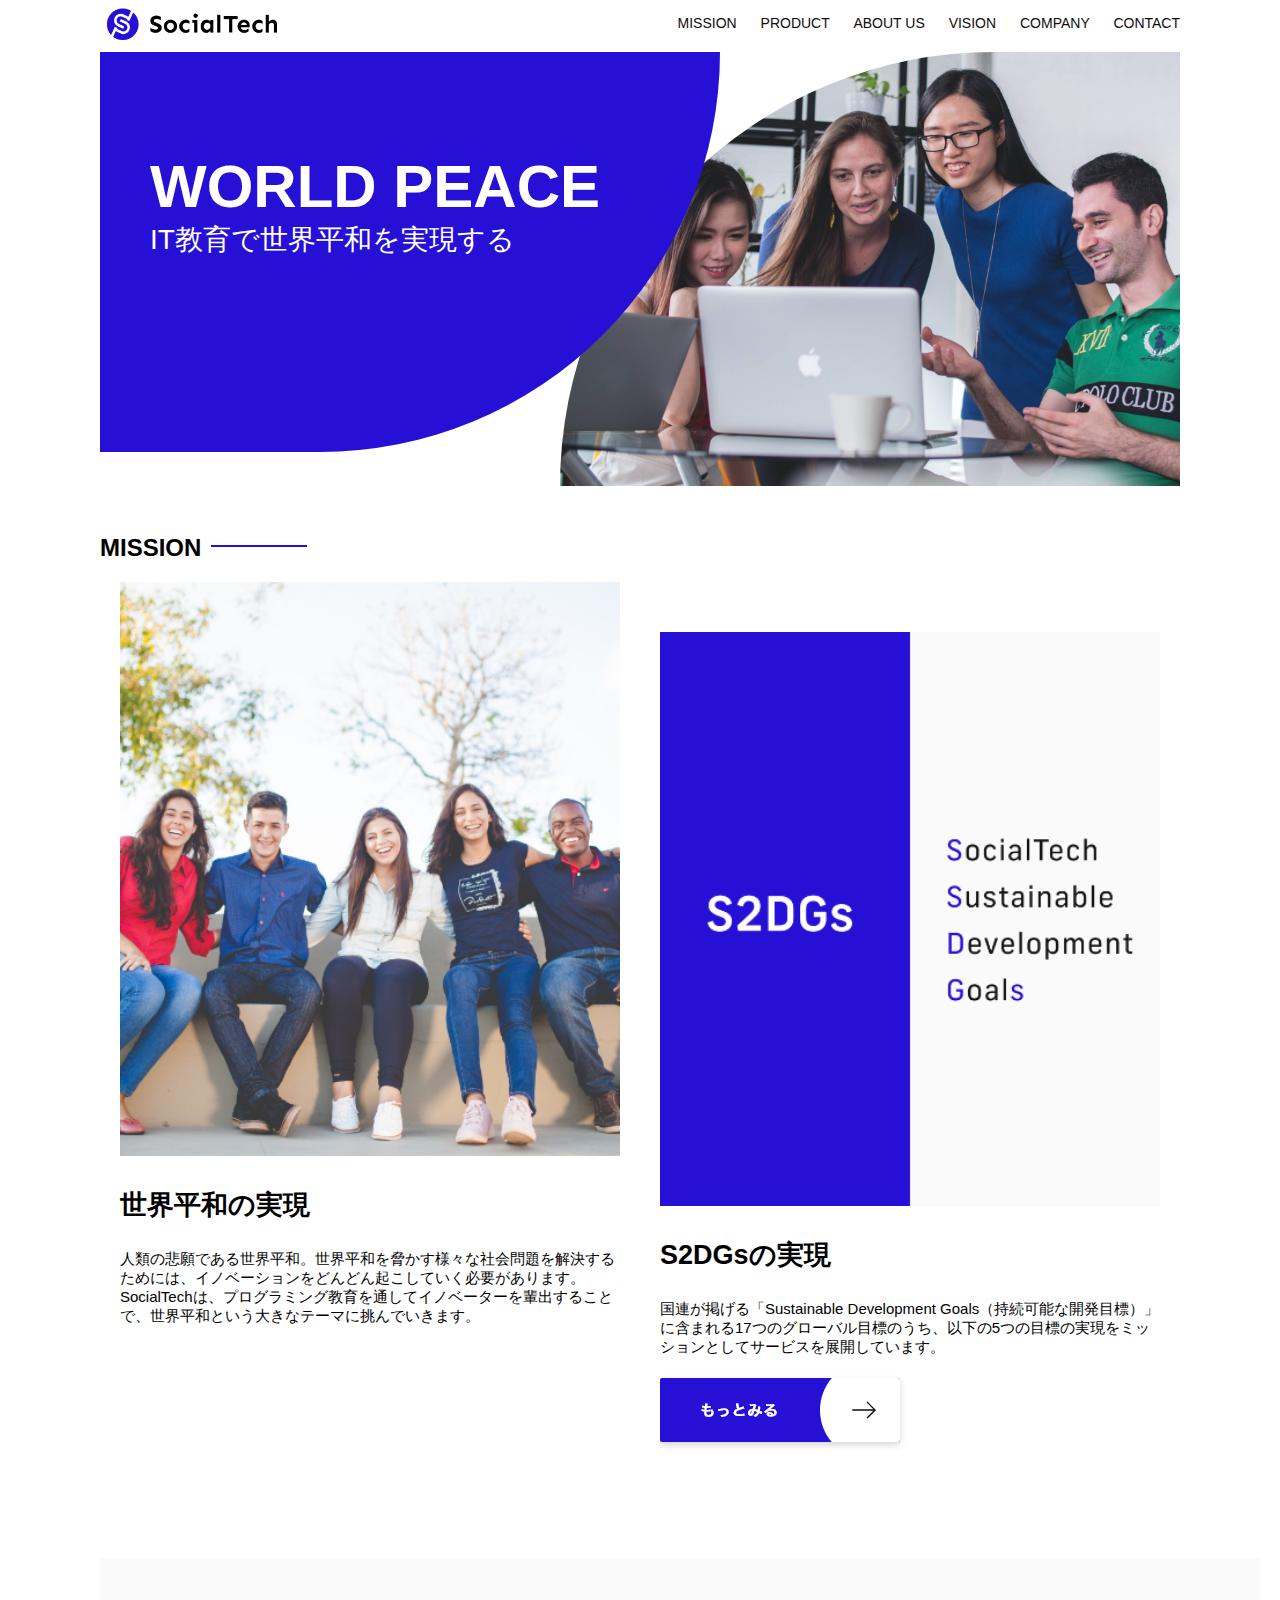
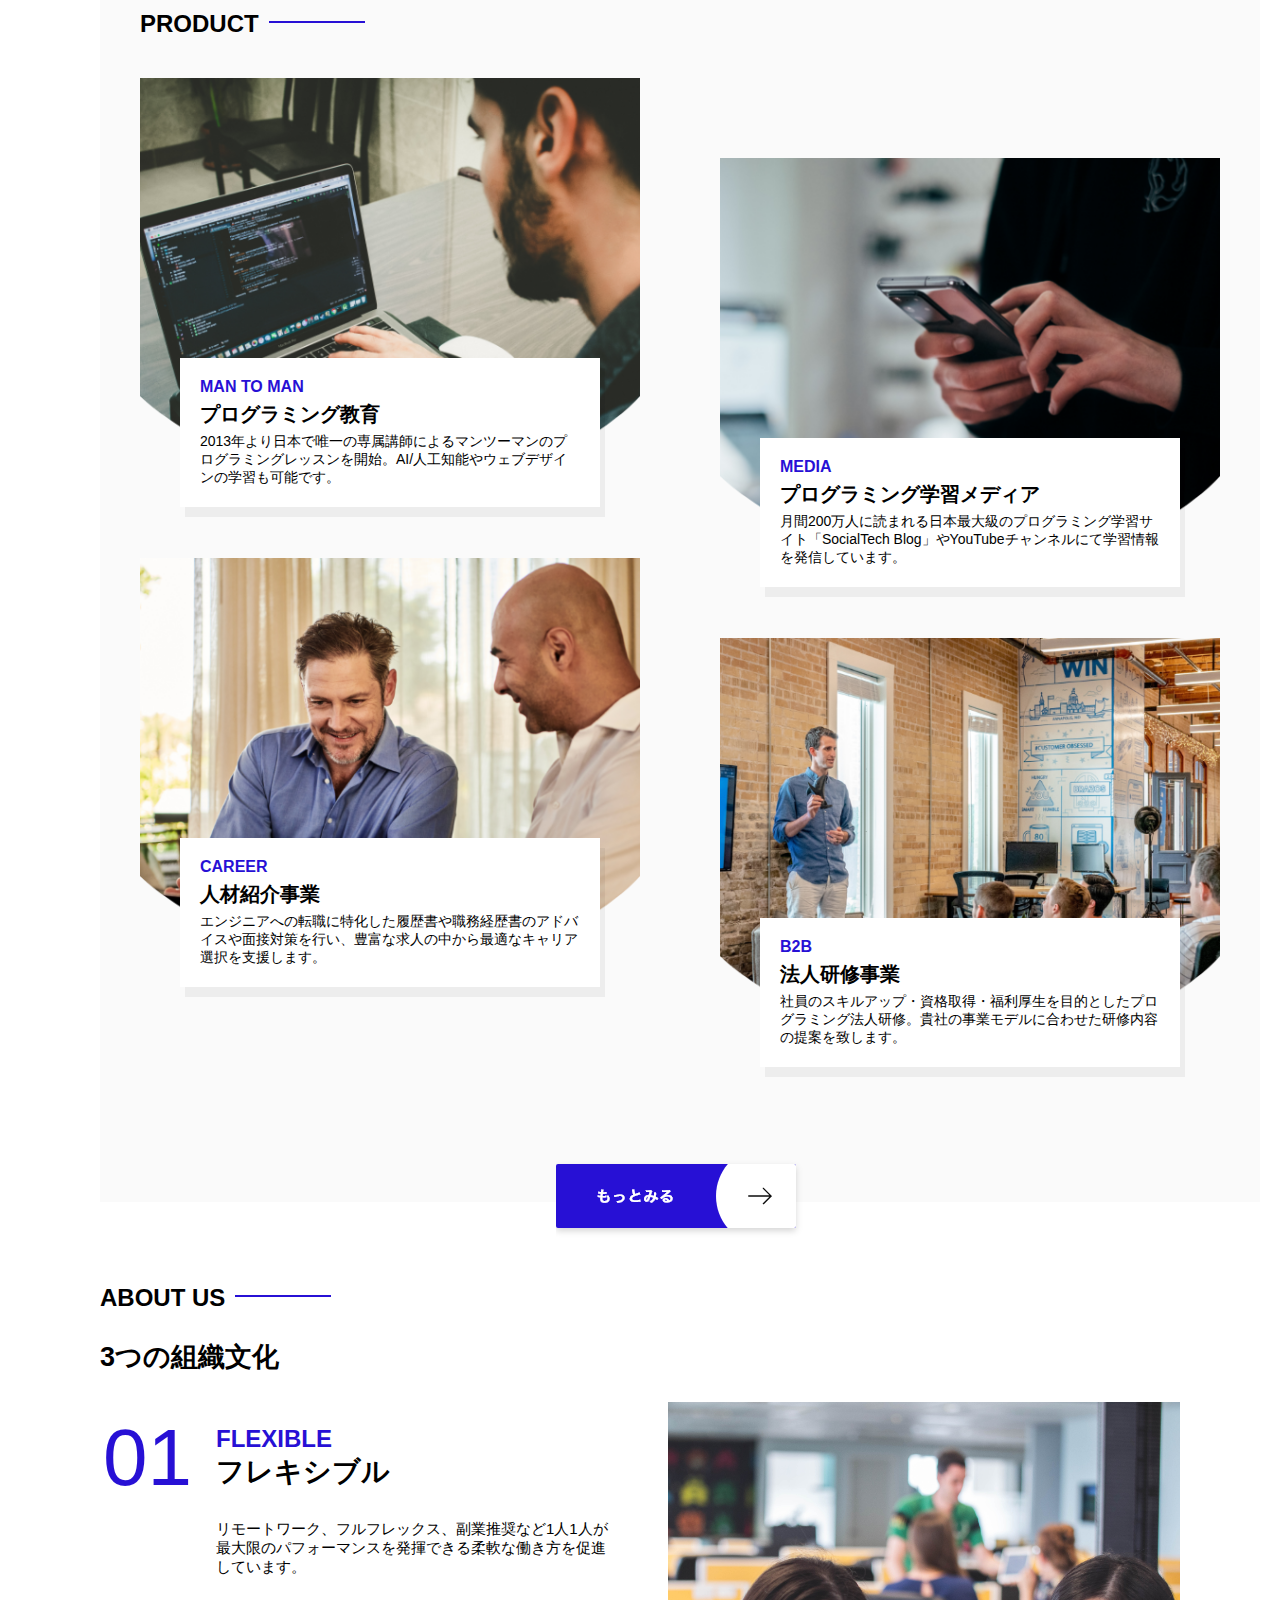
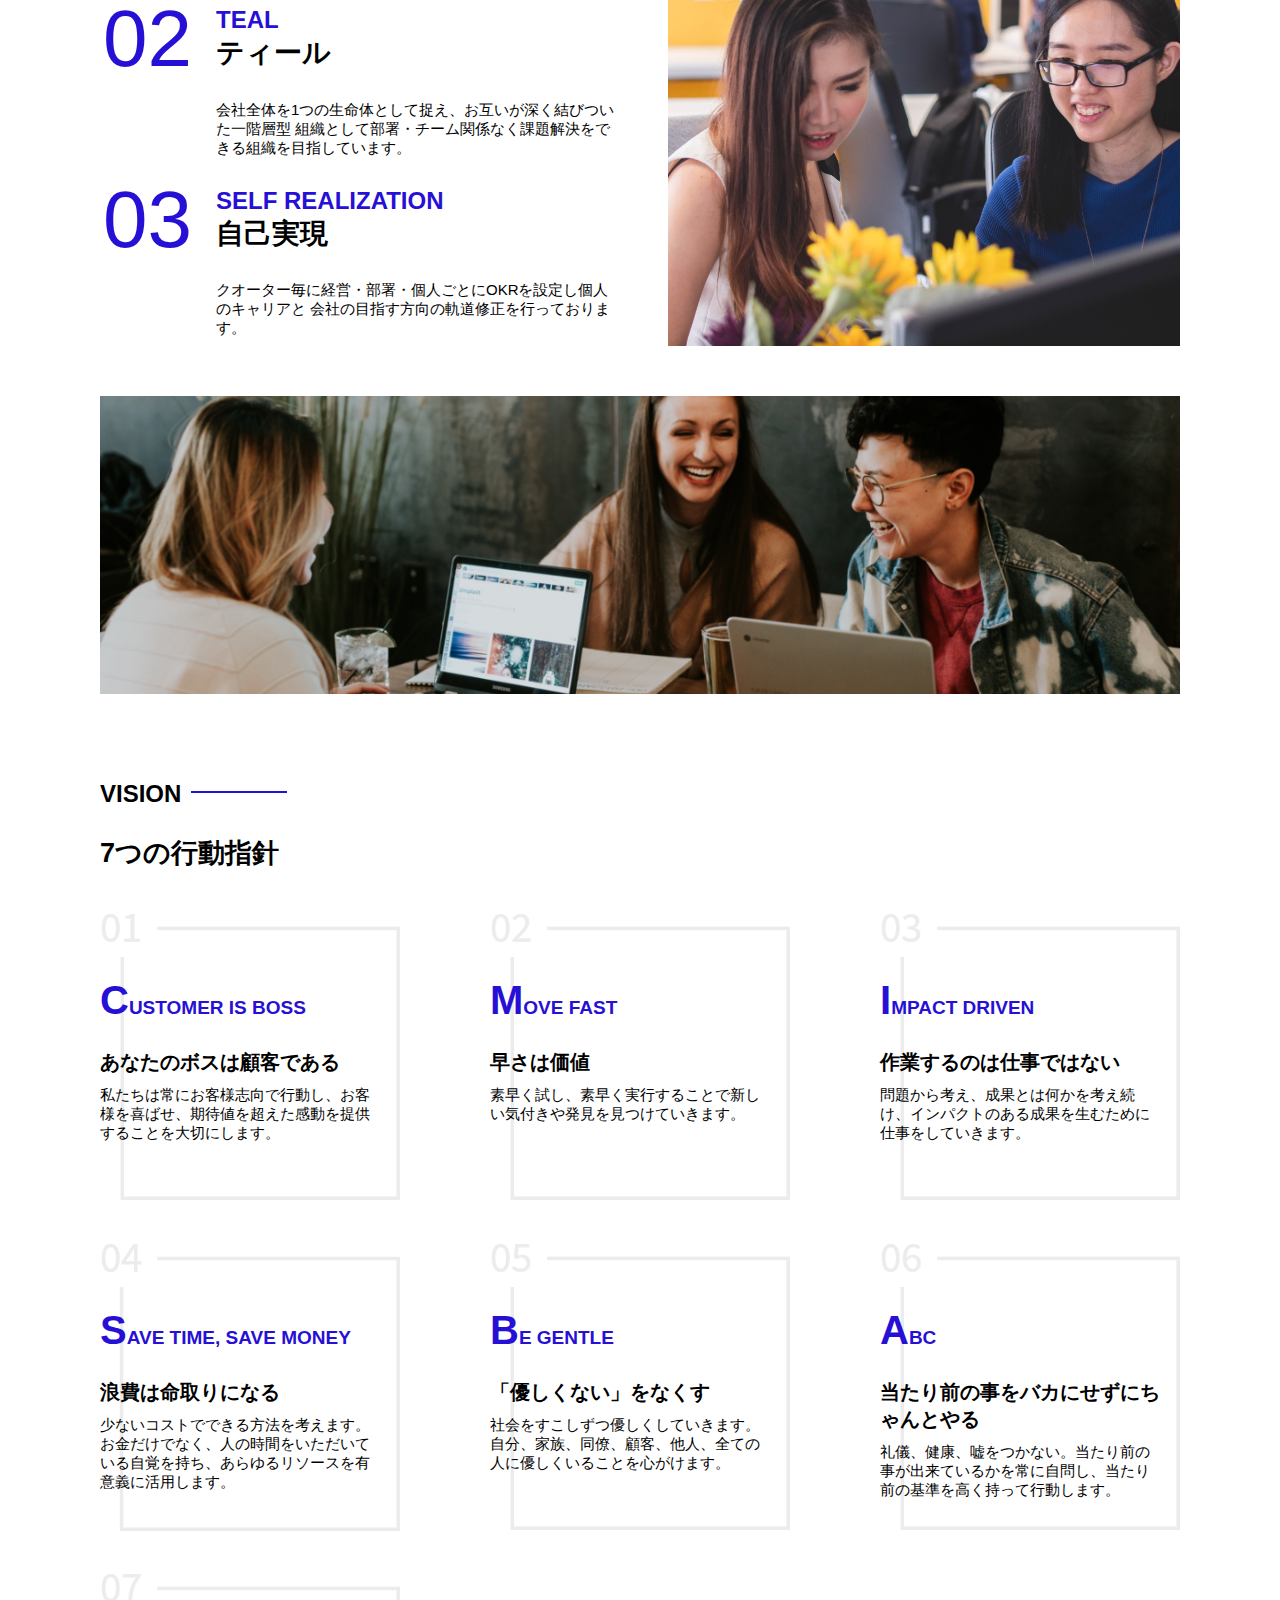
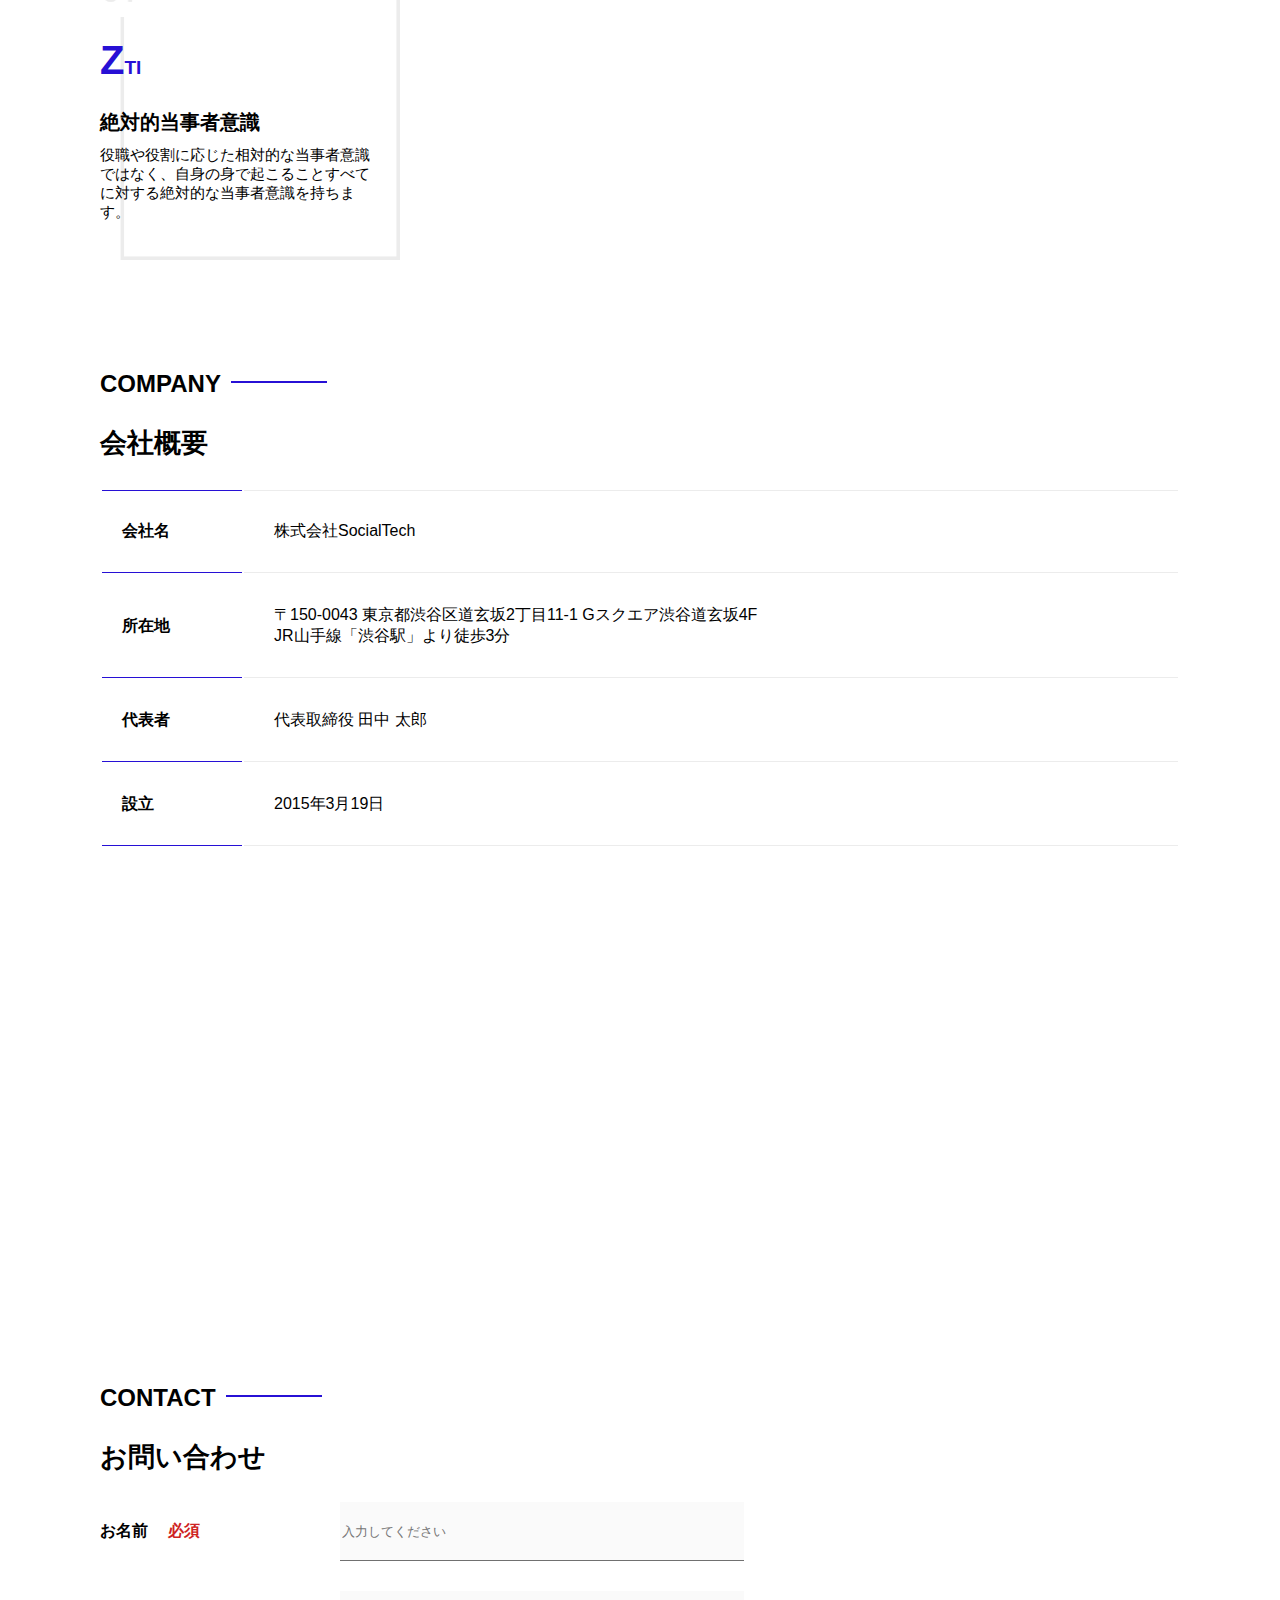
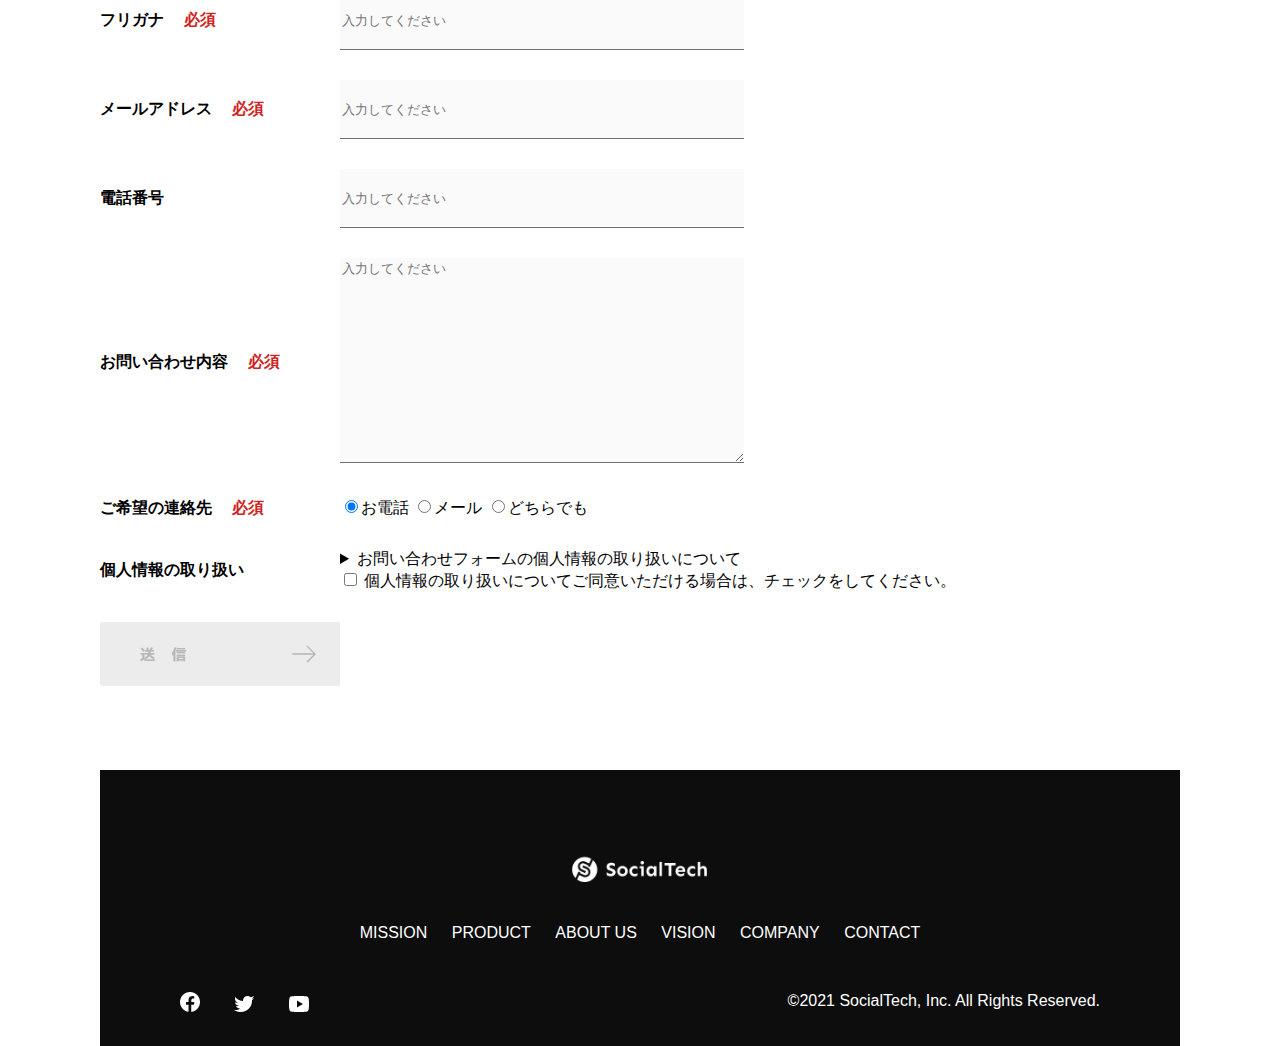
<file: index.html>
<!DOCTYPE html>
<html>
  <head>
    <title>SocialTech</title>
    <meta charset="UTF-8">
    <meta name="description" content="SocialTechはEdTech業界のリーディングカンパニーを目指します。">
    <meta name="viewport" content="width=device-width, initial-scale=1.0">
    <link rel="stylesheet" href="style.css">
  </head>
  <body>
    <!-- ヘッダー -->
    <header>
      <!-- ロゴ -->
      <a href="index.html" id="logo"><img src="images/logo.png" alt="トップページに戻る"></a>
  
      <!-- PC用ナビゲーション -->
      <nav id="nav-pc">
        <a href="mission.html">MISSION</a>
        <a href="product.html">PRODUCT</a>
        <a href="index.html#aboutus">ABOUT US</a>
        <a href="index.html#vision">VISION</a>
        <a href="index.html#company">COMPANY</a>
        <a href="index.html#contact">CONTACT</a>
      </nav>
      <!-- スマホ用メニューボタン -->
       <img id="menu-sp" src="images/button-menu.png" alt="ナビゲーションを開く" onclick="document.getElementById('nav-sp').style.display = 'block'">
      <!-- スマホ用ナビゲーション -->
      <nav id="nav-sp">
        <img id="close" src="images/button-close.png" alt="ナビゲーションを閉じる" onclick="document.getElementById('nav-sp').style.display = 'none'">
        <a id="logo-sp" href="index.html" onclick="document.getElementById('nav-sp').style.display = 'none'"><img
         src="images/logo-sp.png" art="トップページに戻る"></a>
         <a class="menu" href="mission.html" onclick="document.getElementById('nav-sp').style.display = 'none'">MISSION</a>
         <a class="menu" href="product.html" onclick="document.getElementById('nav-sp').style.display = 'none'">PRODUCT</a>
         <a class="menu" href="index.html#aboutus" onclick="document.getElementById('nav-sp').style.display = 'none'">ABOUT
           US</a>
         <a class="menu" href="index.html#vision"
           onclick="document.getElementById('nav-sp').style.display = 'none'">VISION</a>
         <a class="menu" href="index.html#company"
           onclick="document.getElementById('nav-sp').style.display = 'none'">COMPANY</a>
         <a class="menu" href="index.html#contact"
           onclick="document.getElementById('nav-sp').style.display = 'none'">CONTACT</a>
         <div id="sns">
           <a href="https://www.facebook.com/sejuku2013"><img src="images/button-facebook.png" alt="Facebookのリンク"></a>
           <a href="https://twitter.com/samuraijuku"><img src="images/button-twitter.png" alt="Twitterのリンク"></a>
           <a href="https://www.youtube.com/channel/UCCFOQO5aDK0xXam4cUQXT8g"><img src="images/button-youtube.png" alt="YouTubeのリンク"></a>
         </div>
       </nav>
      
    
    </header>
    <main>
      <article>
        <!-- メインビジュアル -->
        <section id="main-visual">
           <div id="main-message">
               <h1>WORLD PEACE</h1>
               <p>IT教育で世界平和を実現する</p>
           </div>
           <img src="images/index/index-main.png" alt="PCの周りに集まる多国籍の仲間たち">
        </section>
        <section id="mission">
          <h2 class="index-h2">MISSION</h2>
          <div id="mission-flex">
            <!--ミッション-->
            <div>
              <img id="mission-photo" src="images/index/index-mission.png" alt="屋外のベンチで写真を撮影する多国籍の仲間たち">
             <h3>世界平和の実現</h3>
             <p>
               人類の悲願である世界平和。世界平和を脅かす様々な社会問題を解決するためには、イノベーションをどんどん起こしていく必要があります。SocialTechは、プログラミング教育を通してイノベーターを輩出することで、世界平和という大きなテーマに挑んでいきます。
             </p>
            </div>
            <div>
              <img id="s2dgs" src="images/index/s2dgs.png" alt="S2DGs">
             <h3>S2DGsの実現</h3>
             <p>国連が掲げる「Sustainable Development Goals（持続可能な開発目標）」に含まれる17つのグローバル目標のうち、以下の5つの目標の実現をミッションとしてサービスを展開しています。</p>
             <a href="mission.html">
               <img src="images/button-more.png" alt="もっとみる">
             </a>
            </div>
          </div>
        </section>
        <!-- プロダクト -->
        <section id="product">
          <h2 class="index-h2">PRODUCT</h2>
          <div>
            <div id="product-left">
          <div>
            <img class="product-photo" src="images/index/index-mantoman.png" alt="PCでコードを書く男性">
            <div class="product-explain">
              <span>MAN TO MAN</span>
              <h3>プログラミング教育</h3>
              <p>2013年より日本で唯一の専属講師によるマンツーマンのプログラミングレッスンを開始。AI/人工知能やウェブデザインの学習も可能です。</p>
            </div>
          </div>
          <div> 
            <img class="product-photo" src="images/index/index-career.png" alt="笑顔で話し合う2人の男性">
            <div class="product-explain">
              <span>CAREER</span>
              <h3>人材紹介事業</h3>
              <p>エンジニアへの転職に特化した履歴書や職務経歴書のアドバイスや面接対策を行い、豊富な求人の中から最適なキャリア選択を支援します。</p>
            </div>
          </div>
          </div>
            <div id="product-right">
              <div>
            <img class="product-photo" src="images/index/index-media.png" alt="スマートフォンを操作する人">
            <div class="product-explain">
              <span>MEDIA</span>
              <h3>プログラミング学習メディア</h3>
              <p>月間200万人に読まれる日本最大級のプログラミング学習サイト「SocialTech Blog」やYouTubeチャンネルにて学習情報を発信しています。</p>
            </div>
          </div>
          <div>
            <img class="product-photo" src="images/index/index-b2b.png" alt="講演中の男性とそれを聴く人々">
            <div class="product-explain">
              <span>B2B</span>
              <h3>法人研修事業</h3>
              <p>社員のスキルアップ・資格取得・福利厚生を目的としたプログラミング法人研修。貴社の事業モデルに合わせた研修内容の提案を致します。</p>
            </div>
          </div>
        </div>
      </div>
      <div>
        <a id="product-more" href="product.html">
          <img src="images/button-more.png" alt="もっとみる">
        </a>
      </div>
        </section>
         <!---ABOUT US-->
       <section id="aboutus">
        <h2 class="index-h2">ABOUT US</h2>
        <h3>3つの組織文化</h3>
        <div>
          <table class="culture-table">
            <tr>
              <td>
                <span class="culture-num">01</span>
              </td>
              <td>
                <span class="culture-en">FLEXIBLE</span>
                <span class="culture-jp">フレキシブル</span>
              </td>
            </tr>
            <tr>
              <td>
                <!--空のセル-->
              </td>
              <td>
                <p class="culture-description">
                  リモートワーク、フルフレックス、副業推奨など1人1人が最大限のパフォーマンスを発揮できる柔軟な働き方を促進しています。
                </p>
              </td>
            </tr>
            <tr>
              <td>
                <span class="culture-num">02</span>
              </td>
              <td>
                <span class="culture-en">TEAL</span>
                <span class="culture-jp">ティール</span>
              </td>
            </tr>
            <tr>
              <td>
                <!--空のセル-->
              </td>
              <td>
                <p class="culture-description">
                  会社全体を1つの生命体として捉え、お互いが深く結びついた一階層型
                  組織として部署・チーム関係なく課題解決をできる組織を目指しています。
                </p>
              </td>
            </tr>
            <tr>
              <td>
                <span class="culture-num">03</span>
              </td>
              <td>
                <span class="culture-en">SELF REALIZATION</span>
                <span class="culture-jp">自己実現</span>
              </td>
            </tr>
            <tr>
              <td>
                <!--空のセル-->
              </td>
              <td>
                <p class="culture-description">
                  クオーター毎に経営・部署・個人ごとにOKRを設定し個人のキャリアと
                  会社の目指す方向の軌道修正を行っております。
                </p>
              </td>
            </tr>
          </table>
          <img class="culture-img" src="images/index/index-aboutus1.png" alt="笑顔で話し合う2人の女性">
          </div>
          <img class="culture-img2" src="images/index/index-aboutus2.png" alt="笑顔で話し合う3人の男女">
      </section>
      <!--VISION-->
      <section id="vision">
        <h2 class="index-h2">VISION</h2>
        <h3>7つの行動指針</h3>
        <div>
          <div class="vision-box">
            <img src="images/index/vision-01.png" alt="01">
            <span>
              <h4>CUSTOMER IS BOSS</h4>
              <h5>あなたのボスは顧客である</h5>
              <p>私たちは常にお客様志向で行動し、お客様を喜ばせ、期待値を超えた感動を提供することを大切にします。</p>
            </span>
          </div>
          <div class="vision-box">
            <img src="images/index/vision-02.png" alt="02">
            <span>
              <h4>MOVE FAST</h4>
              <h5>早さは価値</h5>
              <p>素早く試し、素早く実行することで新しい気付きや発見を見つけていきます。</p>
            </span>
          </div>
          <div class="vision-box">
            <img src="images/index/vision-03.png" alt="03">
            <span>
              <h4>IMPACT DRIVEN</h4>
              <h5>作業するのは仕事ではない</h5>
              <p>問題から考え、成果とは何かを考え続け、インパクトのある成果を生むために仕事をしていきます。</p>
            </span>
          </div>
          <div class="vision-box">
            <img src="images/index//vision-04.png" alt="04">
            <span>
              <h4>SAVE TIME, SAVE MONEY</h4>
              <h5>浪費は命取りになる</h5>
              <p>少ないコストでできる方法を考えます。お金だけでなく、人の時間をいただいている自覚を持ち、あらゆるリソースを有意義に活用します。</p>
            </span>
          </div>
          <div class="vision-box">
            <img src="images/index/vision-05.png" alt="05">
            <span>
              <h4>BE GENTLE</h4>
              <h5>「優しくない」をなくす</h5>
              <p>社会をすこしずつ優しくしていきます。自分、家族、同僚、顧客、他人、全ての人に優しくいることを心がけます。</p>
            </span>
          </div>
          <div class="vision-box">
            <img src="images/index/vision-06.png" alt="06">
            <span>
              <h4>ABC</h4>
              <h5>当たり前の事をバカにせずにちゃんとやる</h5>
              <p>礼儀、健康、嘘をつかない。当たり前の事が出来ているかを常に自問し、当たり前の基準を高く持って行動します。</p>
            </span>
          </div>
          <div class="vision-box">
            <img src="images/index/vision-07.png" alt="07">
            <span>
              <h4>ZTI</h4>
              <h5>絶対的当事者意識</h5>
              <p>役職や役割に応じた相対的な当事者意識ではなく、自身の身で起こることすべてに対する絶対的な当事者意識を持ちます。</p>
            </span>
          </div>
        </div>
      </section>
      <section id="company">
        <h2 class="index-h2">COMPANY</h2>
        <h3>会社概要</h3>
        <table id="company-table">
          <tr>
            <th class="tableheader-first">会社名</th>
            <td class="cell-first">株式会社SocialTech</td>
          </tr>
          <tr>
            <th class="tableheader">所在地</th>
            <td class="cell">〒150-0043 東京都渋谷区道玄坂2丁目11-1 Gスクエア渋谷道玄坂4F<br>JR山手線「渋谷駅」より徒歩3分</td>
          </tr>
          <tr>
            <th class="tableheader">代表者</th>
            <td class="cell">代表取締役 田中 太郎</td>
          </tr>
          <tr>
            <th class="tableheader">設立</th>
            <td class="cell">2015年3月19日</td>
          </tr>
        </table>
        <iframe src="https://www.google.com/maps/embed?pb=!1m18!1m12!1m3!1d3241.775954798522!2d139.6936104109244!3d35.6578912311422!2m3!1f0!2f0!3f0!3m2!1i1024!2i768!4f13.1!3m3!1m2!1s0x60188b55ffeee63f%3A0x73330361de4fb84f!2z44CSMTUwLTAwNDMg5p2x5Lqs6YO95riL6LC35Yy66YGT546E5Z2C77yS5LiB55uu77yR77yR4oiSMSBHIDRm!5e0!3m2!1sja!2sjp!4v1687923397843!5m2!1sja!2sjp" width="600" height="450" 
                style="border:0;" allowfullscreen="" loading="lazy" referrerpolicy="no-referrer-when-downgrade">
        </iframe>
      </section>
      <section id="contact">
        <h2 class="index-h2">CONTACT</h2>
        <h3>お問い合わせ</h3>
          <form action="https://api.staticforms.xyz/submit" method="post">
            <input type="text" name="honeypot" style="display:none">
            <!-- STATIC FORMSのアクセスキー -->
            <input type="hidden" name="accessKey" value="796de1be-0185-422b-af19-f1f43f440400">
            <!--メールのタイトル-->
            <input type="hidden" name="subject" value="お問い合わせフォーム" />
            <!--送信先のメールアドレスをvalueに設定する-->
            <input type="hidden" name="replyTo" value="〇〇〇@△△△.com">
            <!--redirectToのURLは公開後のURLへリンクする-->
            <input type="hidden" name="redirectTo" value="">
          <div>
            <div class="contact-heading">
              <label class="contact-label">お名前<span class="contact-span">必須</span></label>
            </div>
            <div class="contact-form">
              <input type="text" name="name" placeholder="入力してください" class="contact-textbox">
            </div>
          </div>
          <div>
            <div class="contact-heading">
              <label class="contact-label">フリガナ<span class="contact-span">必須</span></label>
            </div>
            <div>
              <input type="text" name="hurigana" placeholder="入力してください" class="contact-textbox">
            </div>
          </div>
          <div>
            <div class="contact-heading">
              <label class="contact-label">メールアドレス<span class="contact-span">必須</span></label>
            </div>
            <div>
              <input type="text" name="email" placeholder="入力してください" class="contact-textbox">
            </div>
          </div>
          <div>
            <div class="contact-heading">
              <label class="contact-label">電話番号</label>
            </div>
            <div>
              <input type="text" name="tel" placeholder="入力してください" class="contact-textbox">
            </div>
          </div>
          <div>
            <div class="contact-heading">
              <label class="contact-label">お問い合わせ内容<span class="contact-span">必須</span></label>
            </div>
            <div>
              <textarea class="contact-textarea" placeholder="入力してください" name="message"></textarea>
            </div>
          </div>
          <div>
            <div class="contact-heading">
              <label class="contact-label">ご希望の連絡先<span class="contact-span">必須</span></label>
            </div>
            <div>
              <input class="radiobutton" type="radio" value="tel" name="contact" checked><label>お電話</label>
              <input class="radiobutton" type="radio" value="mail" name="contact"><label>メール</label>
              <input class="radiobutton" type="radio" value="both" name="contact"><label>どちらでも</label>
            </div>
          </div>
          <div>
            <div class="contact-heading">
              <label class="contact-label">個人情報の取り扱い</label>
            </div>
            <div>
              <details>
                <summary>お問い合わせフォームの個人情報の取り扱いについて</summary>
                <div>
                  <span>１．組織の名称又は氏名</span><br>
                  株式会社SocialTech<br><br>
                  <span>２．個人情報保護管理者（若しくはその代理人）の氏名又は職名、所属及び連絡先
                    鈴木 一郎 コーポレート部</span><br>
                  メールアドレス：support@socialtech.net<br>
                  TEL：03-xxxx-xxxx<br>
                  <span>３．個人情報の利用目的</span><br>
                  ・本サービス及び本サービスに関連する情報の提供又はそれらに関する連絡のため<br>
                  ・ユーザーの本人確認のため<br>
                  ・当社サービスのご案内のため<br>
                  ・当社の商品等の広告または宣伝（電子メールによるものを含むものとします。）<br><br>
                  <span>４．個人情報の取り扱い業務の委託</span><br>
                  個人情報の取扱業務の全部または一部を外部に業務委託する場合があります。<br>
                  その際、弊社は、個人情報を適切に保護できる管理体制を敷き実行していることを条件として<br>
                  委託先を厳選したうえで、機密保持契約を委託先と締結し、お客様の個人情報を厳密に管理させます。<br><br>
                  <span>５．個人情報の開示等の請求</span><br>
                  お客様は、弊社に対してご自身の個人情報の開示等（利用目的の通知、開示、内容の訂正・追加・削除、利用の停止または消去、第三者への提供の停止）に関して、当社問合わせ窓口に申し出ることができます。<br>
                  その際、弊社はお客様ご本人を確認させていただいたうえで、合理的な期間内に対応いたします。<br><br>
                  なお、個人情報に関する弊社問合わせ先は、次の通りです。<br><br>
                  株式会社SocialTech　個人情報問合せ窓口<br>
                  〒150-0043　東京都渋谷区道玄坂2丁目11-1 Ｇスクエア渋谷道玄坂 4F<br>
                  メールアドレス：support@socialtech.net　TEL：03-xxxx-xxxx<br><br>
                  <span>６．個人情報を提供されることの任意性について</span><br><br>
                  お客様がご自身の個人情報を弊社に提供されるか否かは、お客様のご判断によりますが、もしご提供されない場合には、適切なサービスが提供できない場合がありますので予めご了承ください。
                </div>
              </details>
              <input type="checkbox" name="agree">
              <span>個人情報の取り扱いについてご同意いただける場合は、チェックをしてください。</span>
            </div>
          </div>
          <input type="image" src="images/button-submit.png" alt="送信する">
         </form>
      </section>
      </article>
      <footer>
        <div id="footer-logo">
          <img src="images/logo-sp.png" alt="SocialTech">
        </div>
        <div id="footer-link">
          <a href="mission.html">MISSION</a>
          <a href="product.html">PRODUCT</a>
          <a href="index.html#aboutus">ABOUT US</a>
          <a href="index.html#vision">VISION</a>
          <a href="index.html#company">COMPANY</a>
          <a href="index.html#contact">CONTACT</a>
        </div>
        <div id="sns-footer">
          <a href="https://www.facebook.com/sejuku2013"><img src="images/button-facebook.png" alt="Facebookのリンク"></a>
          <a href="https://twitter.com/samuraijuku"><img src="images/button-twitter.png" alt="Twitterのリンク"></a>
          <a href="https://www.youtube.com/channel/UCCFOQO5aDK0xXam4cUQXT8g"><img src="images/button-youtube.png" alt="YouTubeのリンク"></a>
          <span id="copyright">&copy;2021 SocialTech, Inc. All Rights Reserved. </span>
        </div>
        </div>
      </footer>
    </main>
    </body>
  </html>
</file>
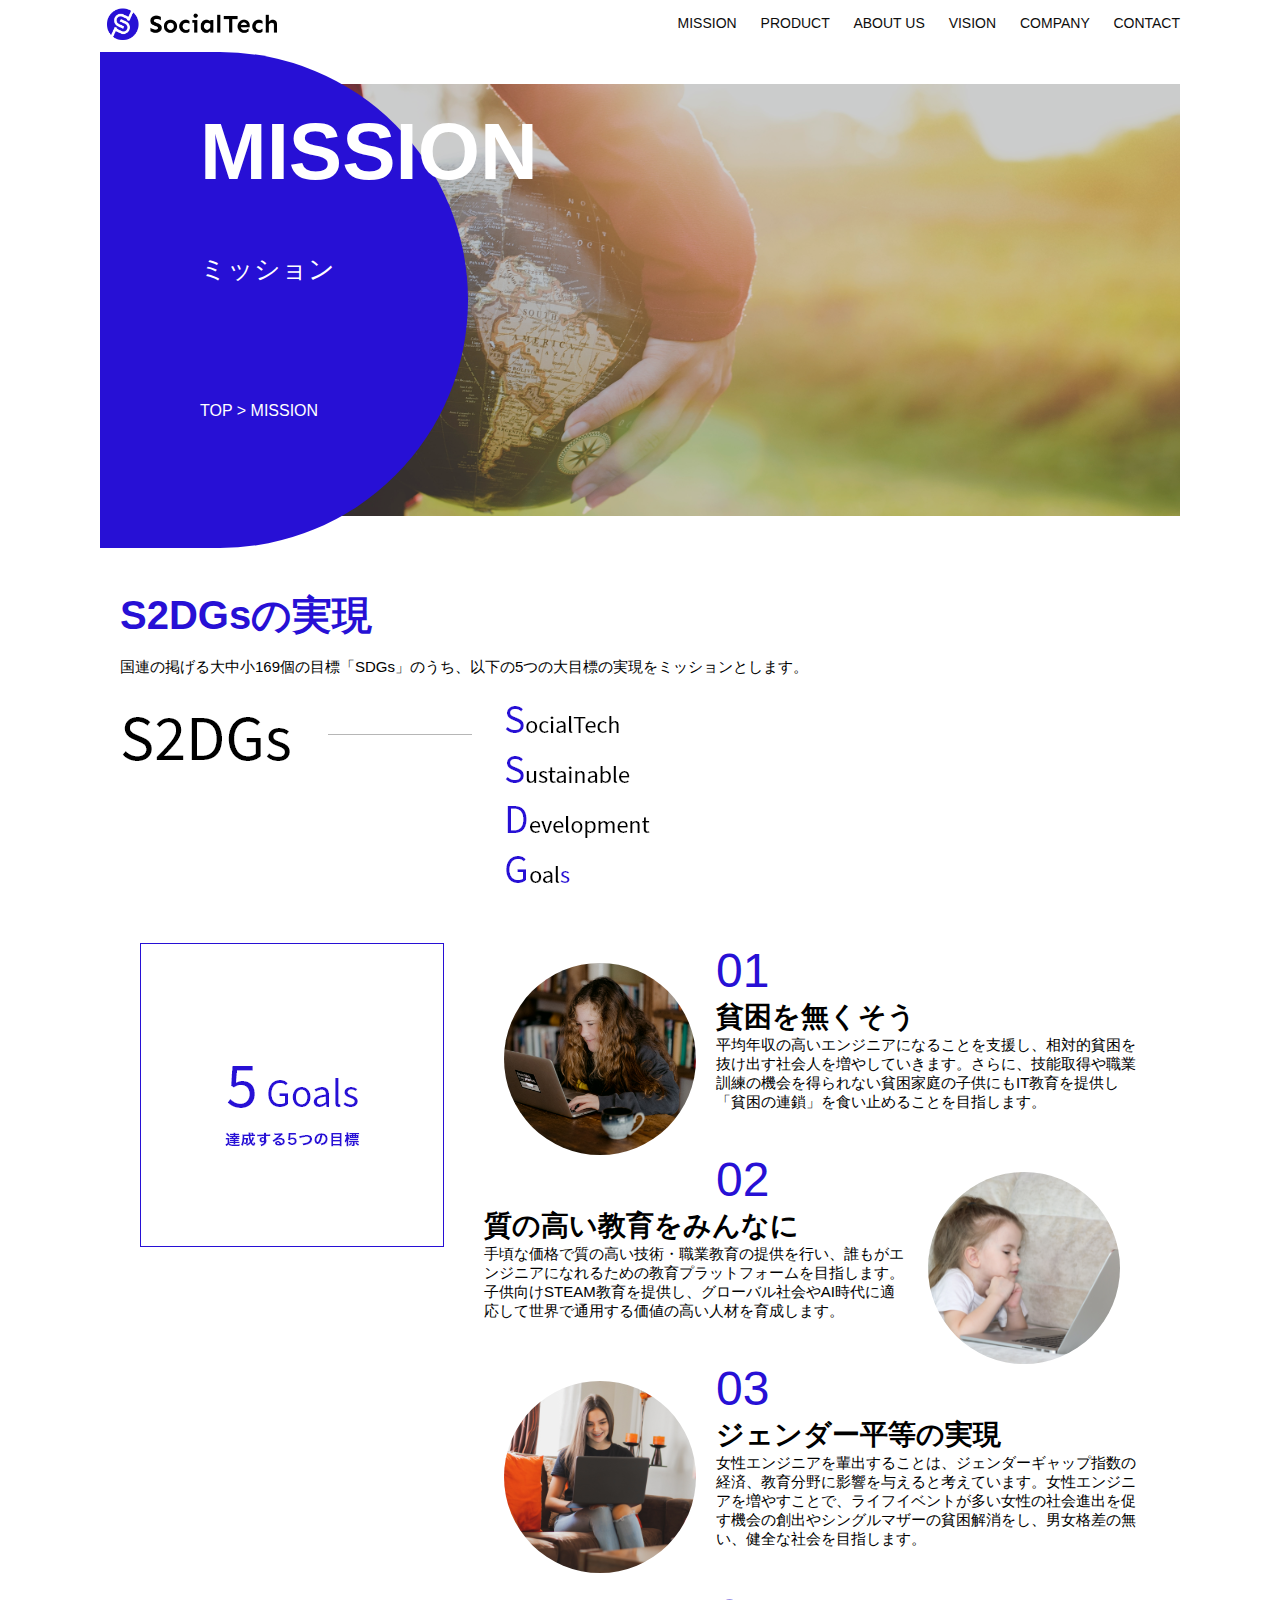
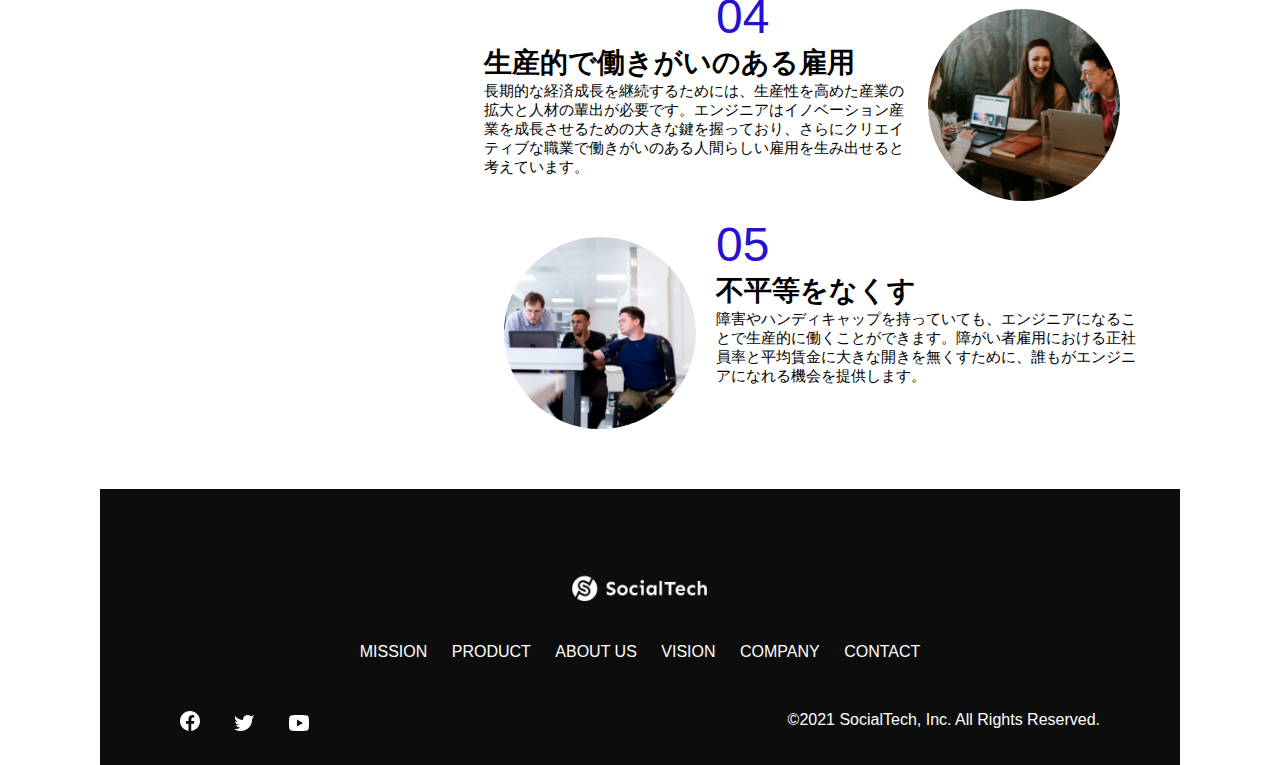
<file: mission.html>
<!DOCTYPE html>
  <html>
  <head>
    <title>SocialTech - MISSION ミッション -</title>
    <meta charset="UTF-8">
    <meta name="description" content="SocialTechが目指す5つの目標（S2DGs）を紹介します">
    <meta name="viewport" content="width=device-width, initial-scale=1.0">
    <link rel="stylesheet" href="style.css">
  </head>
 
  <body>
    <!-- ヘッダー -->
    <header>
      <!-- ロゴ -->
      <a href="index.html" id="logo"><img src="images/logo.png" alt="トップページに戻る"></a>
  
      <!-- PC用ナビゲーション -->
      <nav id="nav-pc">
        <a href="mission.html">MISSION</a>
        <a href="product.html">PRODUCT</a>
        <a href="index.html#aboutus">ABOUT US</a>
        <a href="index.html#vision">VISION</a>
        <a href="index.html#company">COMPANY</a>
        <a href="index.html#contact">CONTACT</a>
      </nav>
  
      <!-- スマホ用メニューボタン -->
      <img id="menu-sp" src="images/button-menu.png" alt="ナビゲーションを開く" onclick="document.getElementById('nav-sp').style.display = 'block'">
  
      <!-- スマホ用ナビゲーション -->
      <nav id="nav-sp">
        <img id="close" src="images/button-close.png" alt="ナビゲーションを閉じる" onclick="document.getElementById('nav-sp').style.display = 'none'">
        <a id="logo-sp" href="index.html" onclick="document.getElementById('nav-sp').style.display = 'none'"><img
            src="images/logo-sp.png" alt="トップページに戻る"></a>
        <a class="menu" href="mission.html" onclick="document.getElementById('nav-sp').style.display = 'none'">MISSION</a>
        <a class="menu" href="product.html" onclick="document.getElementById('nav-sp').style.display = 'none'">PRODUCT</a>
        <a class="menu" href="index.html#aboutus" onclick="document.getElementById('nav-sp').style.display = 'none'">ABOUT
          US</a>
        <a class="menu" href="index.html#vision"
          onclick="document.getElementById('nav-sp').style.display = 'none'">VISION</a>
        <a class="menu" href="index.html#company"
          onclick="document.getElementById('nav-sp').style.display = 'none'">COMPANY</a>
        <a class="menu" href="index.html#contact"
          onclick="document.getElementById('nav-sp').style.display = 'none'">CONTACT</a>
        <div id="sns">
          <a href="https://www.facebook.com/sejuku2013"><img src="images/button-facebook.png" alt="Facebookのリンク"></a>
          <a href="https://twitter.com/samuraijuku"><img src="images/button-twitter.png" alt="Twitterのリンク"></a>
          <a href="https://www.youtube.com/channel/UCCFOQO5aDK0xXam4cUQXT8g"><img src="images/button-youtube.png" alt="YouTubeのリンク"></a>
        </div>
      </nav>
    </header>
    <main>
      <article>
        <section id="mission-main">
          <div id="mission-title">
            <h1>MISSION</h1>
            <span>ミッション</span>
            <div>TOP > MISSION</div>
          </div>
        </section>
        <section id="mission-s2dgs">
          <h2 class="mission-h2">S2DGsの実現</h2>
          <p>国連の掲げる大中小169個の目標「SDGs」のうち、以下の5つの大目標の実現をミッションとします。</p>
          <img src="images/mission/mission-s2dgs.png" alt="S2DGs">
        </section>
        <section id="mission-5goals">
          <div>
            <img id="s2dgs-image" src="images/mission/mission-5goals.png" alt="5Goals">
          </div>
          <div>
            <div>
              <img class="fivegoals-image-left" src="images/mission/mission-5goals01.png" alt="PCを操作する女の子">
              <span class="fivegoals-number">01</span>
              <h3 class="fivegoals-h3">貧困を無くそう</h3>
              <p class="fivegoals-p">
                平均年収の高いエンジニアになることを支援し、相対的貧困を抜け出す社会人を増やしていきます。さらに、技能取得や職業訓練の機会を得られない貧困家庭の子供にもIT教育を提供し「貧困の連鎖」を食い止めることを目指します。
              </p>
             </div>
             <div>
              <img class="fivegoals-image-right" src="images/mission/mission-5goals02.png" alt="PCを見つめる小さい女の子">
              <span class="fivegoals-number">02</span>
              <h3 class="fivegoals-h3">質の高い教育をみんなに</h3>
              <p class="fivegoals-p">
                手頃な価格で質の高い技術・職業教育の提供を行い、誰もがエンジニアになれるための教育プラットフォームを目指します。子供向けSTEAM教育を提供し、グローバル社会やAI時代に適応して世界で通用する価値の高い人材を育成します。
              </p>
            </div>
    
            <div>
              <img class="fivegoals-image-left" src="images/mission/mission-5goals03.png" alt="PCを操作する女性">
              <span class="fivegoals-number">03</span>
              <h3 class="fivegoals-h3">ジェンダー平等の実現</h3>
              <p class="fivegoals-p">
                女性エンジニアを輩出することは、ジェンダーギャップ指数の経済、教育分野に影響を与えると考えています。女性エンジニアを増やすことで、ライフイベントが多い女性の社会進出を促す機会の創出やシングルマザーの貧困解消をし、男女格差の無い、健全な社会を目指します。
              </p>
            </div>
    
            <div>
              <img class="fivegoals-image-right" src="images/mission/mission-5goals04.png" alt="笑顔で話し合う3人の男女">
              <span class="fivegoals-number">04</span>
              <h3 class="fivegoals-h3">生産的で働きがいのある雇用</h3>
              <p class="fivegoals-p">
                長期的な経済成長を継続するためには、生産性を高めた産業の拡大と人材の輩出が必要です。エンジニアはイノベーション産業を成長させるための大きな鍵を握っており、さらにクリエイティブな職業で働きがいのある人間らしい雇用を生み出せると考えています。
              </p>
            </div>
    
            <div>
              <img class="fivegoals-image-left" src="images/mission/mission-5goals05.png" alt="障害を持つ男性が生き生きと働く様子">
              <span class="fivegoals-number">05</span>
              <h3 class="fivegoals-h3">不平等をなくす</h3>
              <p class="fivegoals-p">
                障害やハンディキャップを持っていても、エンジニアになることで生産的に働くことができます。障がい者雇用における正社員率と平均賃金に大きな開きを無くすために、誰もがエンジニアになれる機会を提供します。
              </p>
            </div>
          </div>


          </div>
        </section>
      </article>
      <footer>
        <div id="footer-logo">
          <img src="images/logo-sp.png" alt="SocialTech">
        </div>
        <div id="footer-link">
          <a href="mission.html">MISSION</a>
          <a href="product.html">PRODUCT</a>
          <a href="index.html#aboutus">ABOUT US</a>
          <a href="index.html#vision">VISION</a>
          <a href="index.html#company">COMPANY</a>
          <a href="index.html#contact">CONTACT</a>
        </div>
        <div id="sns-footer">
          <a href="https://www.facebook.com/sejuku2013"><img src="images/button-facebook.png" alt="Facebookのリンク"></a>
          <a href="https://twitter.com/samuraijuku"><img src="images/button-twitter.png" alt="Twitterのリンク"></a>
          <a href="https://www.youtube.com/channel/UCCFOQO5aDK0xXam4cUQXT8g"><img src="images/button-youtube.png" alt="YouTubeのリンク"></a>
          <span id="copyright">&copy;2021 SocialTech, Inc. All Rights Reserved. </span>
        </div>
      </footer>
    </main>
  </body>
 
  </html>
</file>
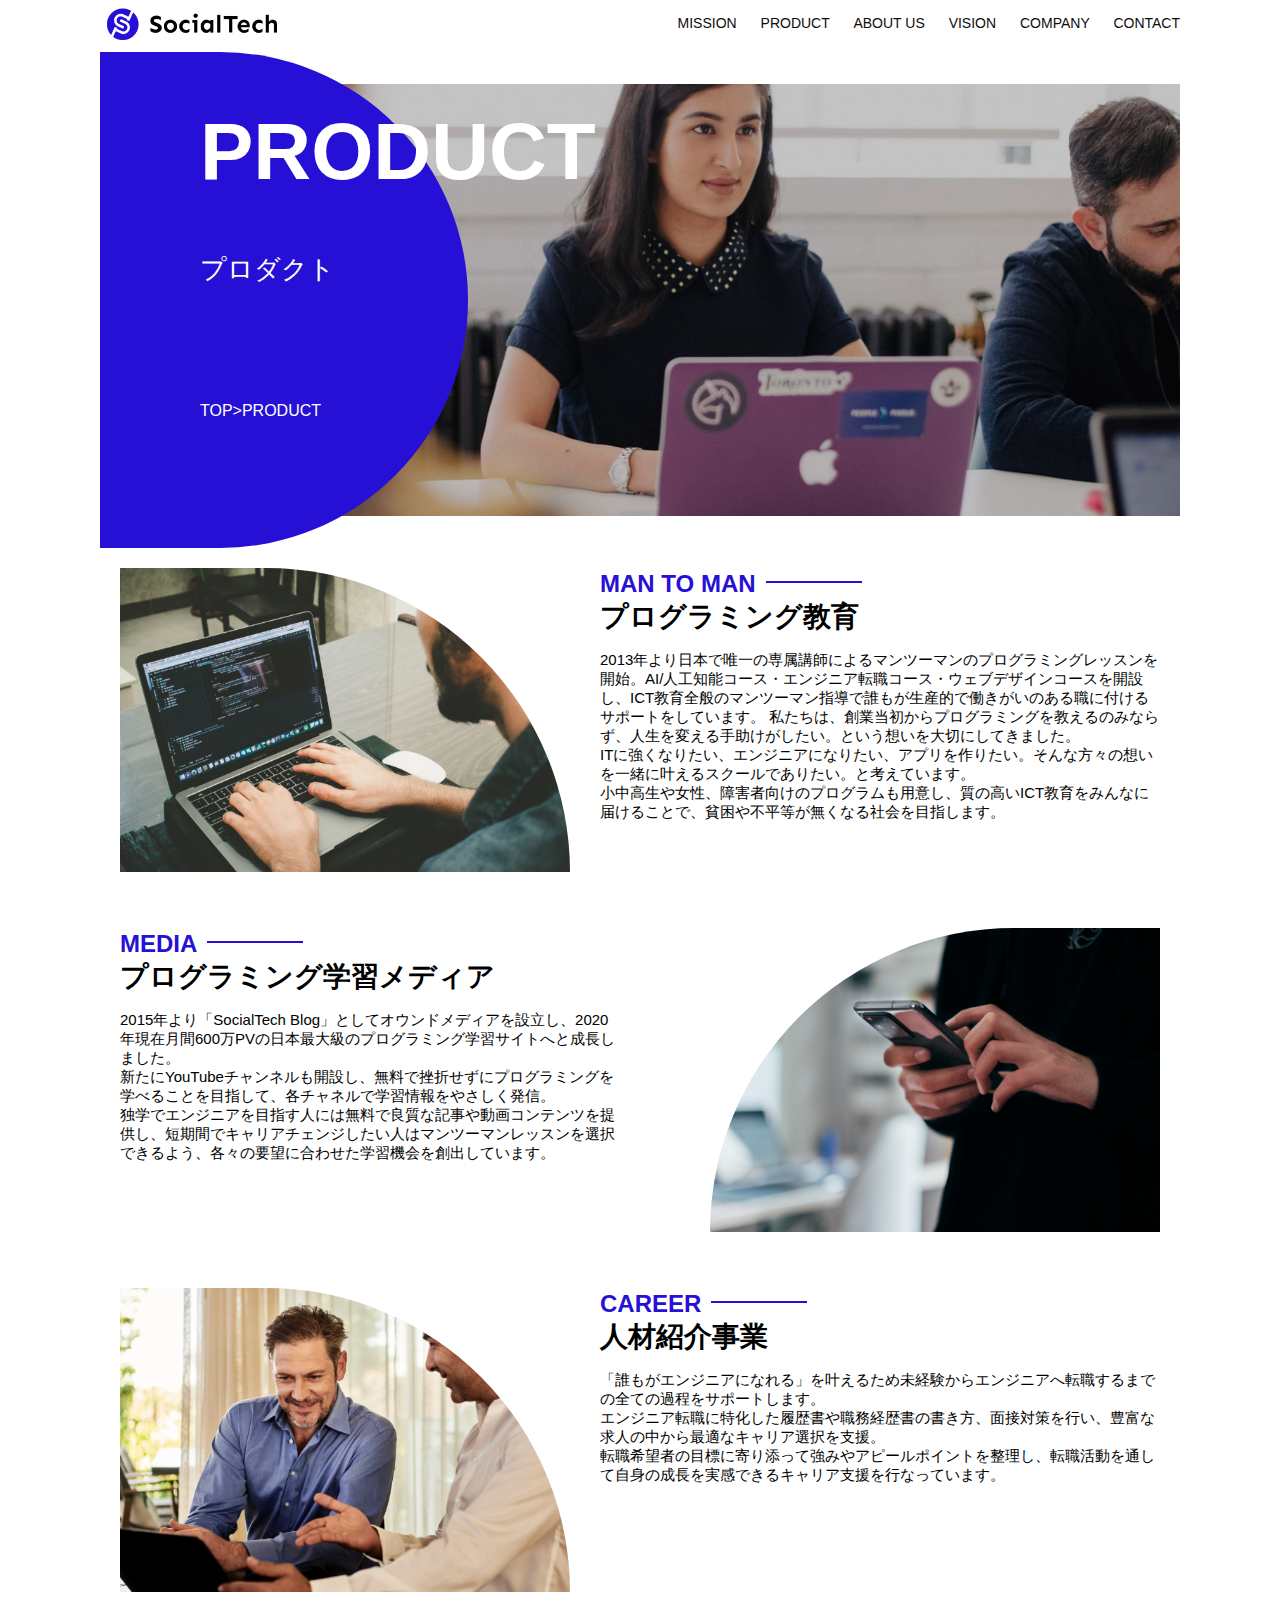
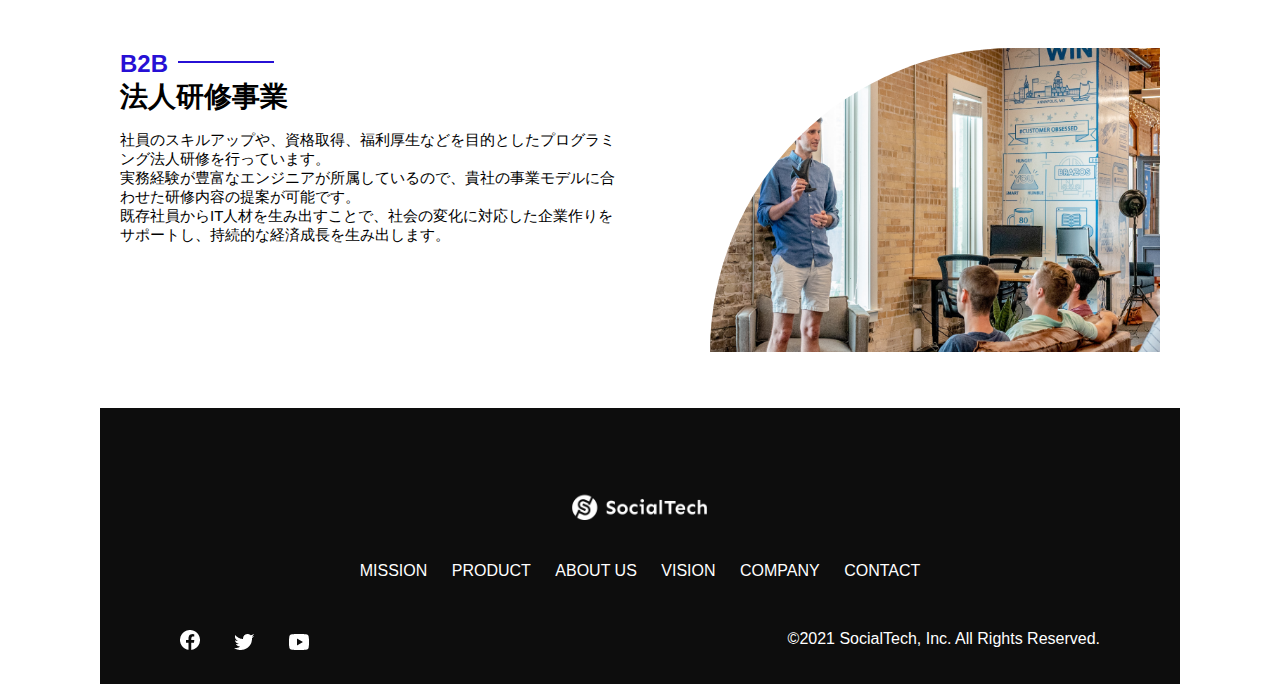
<file: product.html>
<!DOCTYPE html>
<html>
<head>
  <title>SocialTech -PRODUCT プロダクト</title>
  <meta charset="UTF-8">
  <meta name="description" content="SocialTechの4つのプロダクトを紹介します">
  <meta name="viewport" content="width=device-width, initial-scale=1.0">
  <link rel="stylesheet" href="style.css">
</head>

<body>
  <!-- ヘッダー -->
  <header>
    <!-- ロゴ -->
    <a href="index.html" id="logo"><img src="images/logo.png" alt="トップページに戻る"></a>

    <!-- PC用ナビゲーション -->
    <nav id="nav-pc">
      <a href="mission.html">MISSION</a>
      <a href="product.html">PRODUCT</a>
      <a href="index.html#aboutus">ABOUT US</a>
      <a href="index.html#vision">VISION</a>
      <a href="index.html#company">COMPANY</a>
      <a href="index.html#contact">CONTACT</a>
    </nav>

    <!-- スマホ用メニューボタン -->
    <img id="menu-sp" src="images/button-menu.png" alt="ナビゲーションを開く" onclick="document.getElementById('nav-sp').style.display = 'block'">

    <!-- スマホ用ナビゲーション -->
    <nav id="nav-sp">
      <img id="close" src="images/button-close.png" alt="ナビゲーションを閉じる" onclick="document.getElementById('nav-sp').style.display = 'none'">
      <a id="logo-sp" href="index.html" onclick="document.getElementById('nav-sp').style.display = 'none'"><img
          src="images/logo-sp.png" alt="トップページに戻る"></a>
      <a class="menu" href="mission.html" onclick="document.getElementById('nav-sp').style.display = 'none'">MISSION</a>
      <a class="menu" href="product.html" onclick="document.getElementById('nav-sp').style.display = 'none'">PRODUCT</a>
      <a class="menu" href="index.html#aboutus" onclick="document.getElementById('nav-sp').style.display = 'none'">ABOUT
        US</a>
      <a class="menu" href="index.html#vision"
        onclick="document.getElementById('nav-sp').style.display = 'none'">VISION</a>
      <a class="menu" href="index.html#company"
        onclick="document.getElementById('nav-sp').style.display = 'none'">COMPANY</a>
      <a class="menu" href="index.html#contact"
        onclick="document.getElementById('nav-sp').style.display = 'none'">CONTACT</a>
      <div id="sns">
        <a href="https://www.facebook.com/sejuku2013"><img src="images/button-facebook.png" alt="Facebookのリンク"></a>
        <a href="https://twitter.com/samuraijuku"><img src="images/button-twitter.png" alt="Twitterのリンク"></a>
        <a href="https://www.youtube.com/channel/UCCFOQO5aDK0xXam4cUQXT8g"><img src="images/button-youtube.png" alt="YouTubeのリンク"></a>
      </div>
    </nav>
  </header>
  <main>
    <article>
      <section id="product-main">
        <div id="product-title">
          <h1>PRODUCT</h1>
          <span>プロダクト</span>
          <div>TOP>PRODUCT</div>
        </div>
      </section>
      <section class="product-section1">
        <img src="images/product/product-mantoman.png" alt="PCでコードを書く男性">
        <div>
          <h2 class="product-h2">MAN TO MAN</h2>
          <h3 class="product-h3">プログラミング教育</h3>
          <p>
            2013年より日本で唯一の専属講師によるマンツーマンのプログラミングレッスンを開始。AI/人工知能コース・エンジニア転職コース・ウェブデザインコースを開設し、ICT教育全般のマンツーマン指導で誰もが生産的で働きがいのある職に付けるサポートをしています。
            私たちは、創業当初からプログラミングを教えるのみならず、人生を変える手助けがしたい。という想いを大切にしてきました。<br>ITに強くなりたい、エンジニアになりたい、アプリを作りたい。そんな方々の想いを一緒に叶えるスクールでありたい。と考えています。<br>小中高生や女性、障害者向けのプログラムも用意し、質の高いICT教育をみんなに届けることで、貧困や不平等が無くなる社会を目指します。
          </p>
        </div>
      </section>
    </section>
    <section class="product-section2">
      <div>
        <h2 class="product-h2">MEDIA</h2>
        <h3 class="product-h3">プログラミング学習メディア</h3>
        <p>2015年より「SocialTech
          Blog」としてオウンドメディアを設立し、2020年現在月間600万PVの日本最大級のプログラミング学習サイトへと成長しました。<br>新たにYouTubeチャンネルも開設し、無料で挫折せずにプログラミングを学べることを目指して、各チャネルで学習情報をやさしく発信。<br>独学でエンジニアを目指す人には無料で良質な記事や動画コンテンツを提供し、短期間でキャリアチェンジしたい人はマンツーマンレッスンを選択できるよう、各々の要望に合わせた学習機会を創出しています。
        </p>
      </div>
      <img src="images/product/product-media.png" alt="スマートフォンを操作する人">
    </section>
    <section class="product-section1">
      <img src="images/product/product-career.png" alt="笑顔で話し合う2人の男性">
      <div>
        <h2 class="product-h2">CAREER</h2>
        <h3 class="product-h3">人材紹介事業</h3>
        <p>
          「誰もがエンジニアになれる」を叶えるため未経験からエンジニアへ転職するまでの全ての過程をサポートします。<br>エンジニア転職に特化した履歴書や職務経歴書の書き方、面接対策を行い、豊富な求人の中から最適なキャリア選択を支援。<br>転職希望者の目標に寄り添って強みやアピールポイントを整理し、転職活動を通して自身の成長を実感できるキャリア支援を行なっています。<br>
        </p>
      </div>
    </section>
    <section class="product-section2">
      <div>
        <h2 class="product-h2">B2B</h2>
        <h3 class="product-h3">法人研修事業</h3>
        <p>
          社員のスキルアップや、資格取得、福利厚生などを目的としたプログラミング法人研修を行っています。<br>実務経験が豊富なエンジニアが所属しているので、貴社の事業モデルに合わせた研修内容の提案が可能です。<br>既存社員からIT人材を生み出すことで、社会の変化に対応した企業作りをサポートし、持続的な経済成長を生み出します。
        </p>
      </div>
      <img src="images/product/product-b2b.png" alt="講演中の男性とそれを聴く人々">
    </section>
    </article>
    <footer>
      <div id="footer-logo">
        <img src="images/logo-sp.png" alt="SocialTech">
      </div>
      <div id="footer-link">
        <a href="mission.html">MISSION</a>
        <a href="product.html">PRODUCT</a>
        <a href="index.html#aboutus">ABOUT US</a>
        <a href="index.html#vision">VISION</a>
        <a href="index.html#company">COMPANY</a>
        <a href="index.html#contact">CONTACT</a>
      </div>
      <div id="sns-footer">
        <a href="https://www.facebook.com/sejuku2013"><img src="images/button-facebook.png" alt="Facebookのリンク"></a>
        <a href="https://twitter.com/samuraijuku"><img src="images/button-twitter.png" alt="Twitterのリンク"></a>
        <a href="https://www.youtube.com/channel/UCCFOQO5aDK0xXam4cUQXT8g"><img src="images/button-youtube.png" alt="YouTubeのリンク"></a>
        <span id="copyright">&copy;2021 SocialTech, Inc. All Rights Reserved. </span>
      </div>
    </footer>
  </main>
</body>

</html>
</file>
<file: style.css>
/* PC、スマホ共通スタイル */
body {
  font-family: "Source Sans Pro", "Hiragino Kaku Gothic ProN", Meiryo, Arial, sans-serif;
}

p {
  font-size: 15px;
}

.arrow-right {
  color: #2710d5;
}

#submit {
  margin-top: 50px;
}

/*================
PC用のスタイル
=================*/
@media screen and (min-width: 768px) {
  
/* 横幅設定 */
body {
  max-width: 1080px;
  min-width: 960px;
  margin: 0 auto 0 auto;
}

/* ヘッダー */
header {
  display: flex;
  justify-content: space-between;
}

/* ナビゲーションのレイアウト */
#nav-pc {
  text-align: right;
  font-size: 14px;
  padding-top: 15px;
}

/* ナビゲーションのリンクの装飾設定 */
#nav-pc > a {
  text-decoration: none;
  margin-left: 20px;
}
#nav-pc > a:link {
  color: #0d0d0d;
}
#nav-pc > a:visited {
  color: #0d0d0d;
}
#nav-pc > a:hover {
  color: #0d0d0d;
  text-decoration: underline;
}
#nav-pc > a:active {
  color: #0d0d0d;
}

/* スマホ用ナビを非表示 */
#nav-sp,
#menu-sp {
  display: none;
}


/* メインビジュアル*/
#main-visual {
  position: relative;
  height: 400px;
}

#main-message {
   position: absolute;
   top: 0;
   left: 0;
   background-color: #2710d5;
   color: #ffffff;
   border-radius: 0 0 476px 0;
   max-width: 620px;
   height: 100%;
   width: 100%;
   z-index: 11;
 }

 #main-message > h1 {
  font-size: 60px;
  font-weight: bold;
  margin: 100px 0 0 50px;
}
#main-message > p { 
  font-size: 28px;
  margin: 0 0 0 50px;
}

#main-visual > img {
  max-width: 620px;
  border-radius: 476px 0 0 0;
  position: absolute;
  top:0;
  right: 0;
  z-index: 10;

}
  /*見出し*/
h2 {
  margin: 40px 0 0 0;
}

h2::after {
  content: url("images/line.png");
  margin-left: 10px;
}

h3 {
  font-size: 27px;
}

#mission {
  margin: 80px auto 80px auto;
  width: 100%;
}

#mission-flex {
  width: 100%;
  display: flex;
}

#mission-flex > div {
  width: 50%;
  margin: 20px;
}

#mission-photo {
  width: 100%;
}

#s2dgs {
  margin-top: 50px;
  width: 100%;
}

 /* プロダクト */
 #product {
  background-color: #fafafa;
  width: 100%;
  margin: 80px 0 80px 0;
  padding: 10px 40px 0px 40px;
}

/* 外枠 */
#product > div {
  margin-top: 40px;
  display: flex;
}

/* 左のカラム */
#product-left {
  width: 50%;
  margin-right: 20px;
}

/* 右のカラム */
#product-right {
  width: 50%;
  margin-left: 20px;
  margin-top: 80px;
}

/* 画像＋説明の枠 */
#product-left > div {
  position: relative;
  height: 480px;
  margin-right: 20px;
}
#product-right > div {
  position: relative;
  height: 480px;
  margin-left: 20px;
}

.product-photo {
  width: 100%;
}

.product-explain {
  background-color: #ffffff;
  position: absolute;
  left: 0;
  top: 280px;
  margin: 0 40px 0 40px;
  padding: 20px;
  box-shadow: 5px 10px rgba(0, 0, 0, 0.05);
}

.product-explain > span{
  color: #2710d5;
  font-weight: bold;
  font-size: 16px;
  margin: 0;
}

.product-explain > h3 {
  font-size: 20px;
  margin: 5px 0 5px 0;
}

.product-explain > p {
  font-size: 14px;
  margin: 0;
}

#product-more {
  margin: 0 auto -42px auto;
}

#aboutus {
  margin: 80px auto 80px auto;
}

#aboutus > div{
  display: flex;
}

.culture-img {
  width: 100%;
  align-self: flex-start;

}

.culture-img2 {
  margin-top: 50px;
  width: 100%;

}

.culture-table {
  margin-right: 50px;

}

.culture-num {
  font-size: 80px;
  color: #2710d5;
  margin-right: 20px;
}

.culture-en {
  color: #2710d5;
  font-weight: bold;
  font-size: 24px;
  display: block;
}

/* 組織文化日本語 */
.culture-jp {
  font-size: 28px;
  font-weight: bold;
}

.culture-description {
  margin: 0;
}

#vision {
  margin: 80px auto 80px auto;
}

#vision > div {
  width: 100%;
  display: flex;
  justify-content: space-between;
  flex-wrap: wrap;
}

.vision-box {
  width: 300px;
  height: 300px;
  margin-bottom: 30px;
  position: relative;
}

.vision-box > img {
  width: 100%;
  height: auto;
  position: absolute;
  top: 0;
  left: 0;
  z-index: 30;
}

.vision-box > span {
  position: absolute;
  top: 0;
  left: 0;
  z-index: 31;
  margin-right: 20px;
}

.vision-box > span > h4 {
  color: #2710d5;
  font-size: 19px;
  margin-top: 80px;
}

.vision-box > span > h4::first-letter {
  font-size: 40px;
}

.vision-box > span > h5 {
  font-size: 20px;
  margin: 0;
}

.vision-box > span > p {
  margin: 10px 0 0 0;
}

#company {
  margin: 80px auto 80px auto;
}

#company-table {
  width: 100%;
}

.tableheader {
  text-align: left;
  padding: 20px;
  border-bottom-color: #2710d5;
  border-bottom-width: 1px;
  border-bottom-style: solid;
  width: 100px;
}

.tableheader-first {
  text-align: left;
  padding: 20px;
  border-bottom-color: #2710d5;
  border-bottom-width: 1px;
  border-bottom-style: solid;
  border-top-color: #2710d5;
  border-top-width: 1px;
  border-top-style: solid;
  width: 100px;
}

.cell {
  padding: 30px;
  border-bottom-color: #ececec;
  border-bottom-width: 1px;
  border-bottom-style: solid;
}

.cell-first {
  padding: 30px;
  border-bottom-color: #ececec;
  border-bottom-width: 1px;
  border-bottom-style: solid;
  border-top-color: #ececec;
  border-top-width: 1px;
  border-top-style: solid;
}

#contact {
  margin: 80px auto 80px auto;
}

#contact > form > div {
  display: flex;
  flex-direction: row;
  flex-wrap: wrap;
  padding-bottom: 30px;
}

.contact-heading {
  width: 240px;
  align-self: center;
}

.contact-label {
  font-weight: bold;
}

.contact-span {
  color: #ce2222;
  margin-left: 20px;
  font-weight: bold; 
}

.contact-textbox {
  border-top: 0;
  border-left: 0;
  border-right: 0;
  border-bottom-width: 1px;
  border-bottom-color: #707070;
  border-bottom-style: solid;
  background-color: #fafafa;
  width: 400px;
  height: 56px;
}

.contact-textarea {
  border-top: 0;
  border-left: 0;
  border-right: 0;
  border-bottom-width: 1px;
  border-bottom-color: #707070;
  border-bottom-style: solid;
  background-color: #fafafa;
  width: 400px;
  height: 200px;
}

details {
  width: 700px;
}
details > div {
  background-color: #fafafa;
  padding: 20px;
} 
details > div > span {
  font-weight: bold;
}

footer {
  background-color: #0d0d0d;
  text-align: center;
  padding: 80px 80px 30px 80px;
}

#footer-logo{
  margin-bottom: 30px;
}

#footer-link {
  margin-bottom: 50px;
}

#footer-link > a {
  text-decoration: none;
  margin: 10px;
}

#footer-link >a:link {
  color: #ffffff;
}

#footer-link >a:visited {
  color: #ffffff;
}

#footer-link > a:hover {
  color: #ffffff;
  text-decoration: underline;
}

#footer-link > a:active {
  color: #ffffff;
}

#sns-footer {
  text-align: left;
  width: 100%;
}

#sns-footer > a {
  margin-right: 30px;
}

#copyright {
  color: #ffffff;
  float: right;
}
/* mission.html用スタイル */
/* ミッションのメインビジュアル */

#mission-main {
  height: 496px;
  width: 100%;
  background-image: url("images/mission/mission-main.png");
  background-repeat: no-repeat;
  background-position-y: center;
}

#mission-title {
  background-color: #2710d5;
  width: 368px;
  color: #ffffff;
  height: 496px;
  border-radius: 0 248px 248px 0;
  position: relative;
}

#mission-title > h1 {
  position: absolute;
  top: 0;
  left: 100px;
  font-size: 80px;
}

#mission-title > span {
  position: absolute;
  top: 200px;
  left: 100px;
  font-size: 26px;
}

#mission-title > div {
  position: absolute;
  top: 350px;
  left: 100px;
  font-size: 16px;
}

#mission-s2dgs {
  width: 100%;
  margin: 20px;
}

.mission-h2 {
  color: #2710d5;
  font-size: 40px;
}


.mission-h2::after {
  content: none;
}

#mission-5goals {
  margin: 20px;
  display: flex;
}

#mission-5goals > div {
  flex-grow: 1;
  padding: 20px;
}

#mission-5goals > div > div {
  margin-bottom: 40px;
}

.fivegoals-image-right {
  float: right;
  margin: 20px;
}

.fivegoals-image-left {
  float: left;
  margin: 20px;
}

.fivegoals-number {
  color: #2710d5;
  font-size: 48px;
  margin: 0;
}

.fivegoals-h3 {
  font-size: 28px;
  margin: 0;
}

.fivegoals-p {
  margin: 0;
}

    /* プロダクトページ */
    #product-main {
      height: 496px;
      width: 100%;
      background-image: url("images/product/product-main.png");
      background-repeat: no-repeat;
      background-position-y: center;
    }
  
    #product-title {
      background-color: #2710d5;
      width: 368px;
      color: #ffffff;
      height: 496px;
      border-radius: 0 248px 248px 0;
      position: relative;
    }
    #product-title > h1 {
      position: absolute;
      top: 0;
      left: 100px;
      font-size: 80px;
    }
  
    #product-title > span {
      position: absolute;
      top: 200px;
      left: 100px;
      font-size: 26px;
    }
  
    #product-title > div {
      position: absolute;
      top: 350px;
      left: 100px;
      font-size: 16px;
    }

      /* セクション1 */
  
    .product-section1 {
      position: relative;
      margin: 20px;
      height: 340px;
    }

    .product-section1 > img {
      position: absolute;
      top: 0;
      left: 0;
      width: 450px;
      margin: 0 40px 30px 0;
      border-radius: 0 432px 0 0;
    }
    .product-section1 > div {
      position: absolute;
      top: 0;
      left: 480px;
    }
   /* セクション2 */
    .product-section2 {
      position: relative;
      margin: 20px;
      height: 340px;
    }

    .product-section2 > img {
      position: absolute;
      top: 0;
      right: 0;
      width: 450px;
      margin: 0 0 30px 40px;
      border-radius: 432px 0 0 0;
    }

    .product-section2 > div {
      width: 500px;
      position: absolute;
      top: 0;
      left: 0;
    }

    .product-h2 {
      color: #2710d5;
      font-size: 24px;
      margin: 0;
    }

    .product-h3 {
      font-size: 28px;
      margin: 0;
    }


}
/*====================
スマートフォン用のスタイル
=====================*/
@media screen and (max-width: 767px) {
  body {
  min-width: 375px;
  margin: 0;
  }

  /* PC用ナビゲーション非表示 */
  #nav-pc {
  display: none;
  }

  /* ハンバーガーメニュー */
  #menu-sp {
  float: right;
  padding: 0;
  }
/* スマホ用ナビゲーションの表示切替 */
/* 初期状態、レイアウトと非表示設定 */
  #nav-sp {
    background-color: #2710d5;
    position: absolute;
    top: 0;
    left: 0;
    width: 100%;
    height: 100%;
    display: none;
    z-index: 100 ;
  }

/* ×ボタン */
   #close {
    position: absolute;
    top: 20px;
    right: 20px;
   }

/* ナビゲーションメニュー用ロゴ */
   #logo-sp {
    margin: 80px 0 30px 20px;
   }

   /* ナビゲーションのリンクの装飾設定 */
   #nav-sp > a {
    display: block;
   }

   #nav-sp > a:link {
    color: #ffffff;
   }

   #nav-sp > a:visited {
    color: #ffffff;
   }

   #nav-sp > a:hover {
    color: #ffffff;
    text-decoration: underline;
   }

   #nav-sp > a:active {
    color: #ffffff;
   }

   #nav-sp > .menu {
    text-decoration: none;
    display: block;
    margin: 0 20px 0 20px;
    height: 44px;
    font-size: 16px;
    background-image: url("images/arrow.png");
    background-repeat: no-repeat;
    background-position: right top;
   }

   #sns {
    position: absolute;
    bottom: 20px;
    left: 20px;
  }
  #sns > a {
    margin-right: 30px;
  }

/* メインビジュアル */
  #main-visual {
    position: relative;
    height: 470px;
    width: 100%;
    overflow: hidden;
  }

  #main-visual > div {
    position: absolute;
    top: 0;
    left: 0;
    background-color: #2710d5;
    color: white;
    border-radius: 0 0 476px 0;
    text-align: center;
    height: 280px;
    width: 100%;
    z-index: 11;
  }

  #main-visual > div > h1 {
    font-size: 28px;
    margin-top: 90px;
  }

  #main-visual > div > p {
    margin: 0;
  }

  #main-visual > img {
    width: 100%;
    border-radius: 476px 0 0 0;
    z-index: 10;
    position: absolute;
    bottom: 0;
    right: 0;
  }

/* 見出し */
  h2::after {
      content: url("images/line.png");
      margin-left: 10px;
    }

  h3 {
      font-size: 24px;
      margin: 10px 0 0 0;
    }
 /* ミッション */
 #mission {
  margin: 20px;
  }

  #mission-photo {
  width: 100%;
  }

  #s2dgs {
  width: 100%;
  }

  #product {
    background-color: #fafafa;
    padding-top: 10px;
  }
  
  #product h2 {
    margin-left: 20px;
  }
  /* 外枠 */
  /* 左右のカラム　スマホでは縦並び */
  #product-left,
  #product-right {
    margin-right: 20px;
    margin-left: 20px;

  }
  #product-left > div,
  #product-right > div {
    position: relative;
    height: 540px;
  }

  .product-explain {
    background-color: #ffffff;
    position: absolute;
    left: 0;
    bottom: 50px;
    padding: 20px;
    box-shadow: 5px 5px 10px rgba(0, 0, 0, 0.05);
  }
  .product-explain > span {
    color: #2710d5;
    font-weight: bold;
    font-size: 16px;
    margin: 0;
  }

  .product-explain > h3 {
    margin: 10px 0 10px 0;
  }

  /* 画像 */
  .product-photo {
    width: 100%;
  }

  #product-more > img {
    margin: 0 0 -42px 20px;
  }
 /* ABOUT US */

  #aboutus {
    margin: 80px 20px 80px 20px;
  }
  
  #aboutus > div {
    display: flex;
    flex-direction: column;
  }

  .culture-table {
    width: 100%;
    padding-right: 20px;
    order: 2;
  }
  .culture-img {
    width: 100%;
    order: 1;
  }

  .culture-img2 {
    width: 100%;
  }

  .culture-num {
    font-size: 80px;
    color: #2710d5;
  }

  .culture-en {
    color: #2710d5;
    font-weight: bold;
    font-size: 24px;
    display: block;
  }

  .culture-jp {
    display: block;
  }

  .culture-description {
    margin: 0;
  }
 /* ビジョン */
  #vision {
    margin: 80px 20px 80px 20px;
  }

  .vision-box {
    width: 300px;
    height: 300px;
    margin-bottom: 30px;
    position: relative;
  }

  .vision-box > img {
    width: 100%;
    height: auto;
    position: absolute;
    top: 0;
    left: 0;
    z-index: 30;
  }

  .vision-box > span {
    position: absolute;
    top: 0;
    left: 0;
    z-index: 31;
    margin-right: 20px;
  }

  .vision-box > span > h4 {
    color: #2710d5;
    font-size: 19px;
    margin: 60px 0 0 0;

  }

  .vision-box > span > h5 {
    font-size: 20px;
    margin: 0 0 0 0;
  }

  .vision-box > span > p {
    margin-top: 10px 0 0 0;
  }

  /* 会社概要 */
  #company {
    margin: 0 20px 0 20px;
  }

  #company > h3 {
    margin-bottom: 20px;
  }

  #company > table {
    width: 100%;
  }

  .tableheader-first {
    text-align: left;
    padding: 20px;
    border-bottom-color: #2710d5;
    border-bottom-width: 1px;
    border-bottom-style: solid;
    border-top-color: #2710d5;
    border-top-width: 1px;
    border-top-style: solid;
    width: 50px;
  }
  .tableheader {
    text-align: left;
    padding: 20px;
    border-bottom-color: #2710d5;
    border-bottom-width: 1px;
    border-bottom-style: solid;
    width: 50px;
  }

  .cell {
    padding: 20px;
    border-bottom-color: #ececec;
    border-bottom-width: 1px;
    border-bottom-style: solid;
  }
  .cell-first {
    padding: 20px;
    border-bottom-color: #ececec;
    border-bottom-width: 1px;
    border-bottom-style: solid;
    border-top-color: #ececec;
    border-top-width: 1px;
    border-top-style: solid;
  }

  #company > iframe {
    width: 100%;
    height: 240px;
    margin: 40px 0 0 0;
  }
  /* お問い合わせ */

  #contact{ 
    margin: 80px 20px 80px 20px;
  }

  #contact > h3 {
    margin-bottom: 20px;
  }

  #contact > form > div {
    margin-bottom: 20px;
  }
  
  .contact-heading {
    margin-bottom: 20px;
  }

  .contact-label {
    font-weight: bold;
  }

  .contact-span {
    color: #ce2222;
    margin-left: 20px;
    font-weight: bold;
  }

  .contact-textbox {
    height: 56px;
    border-top: 0;
    border-left: 0;
    border-right: 0;
    background-color: #fafafa;
    border-bottom-width: 1px;
    border-bottom-style: solid;
    min-width: 300px;
    width: 100%;
  }

  .contact-textarea {
    height: 150px;
    border-top: 0;
    border-left: 0;
    border-right: 0;
    background-color: #fafafa;
    width: 100%;
  }

  .radiobutton {
    margin-bottom: 20px;
  }

  .radiobutton + label::after {
    content: "\A";
    white-space: pre;
  }
 /* フッター */
 footer {
  background-color: #0d0d0d;
  padding: 30px 20px 50px 20px;
  }

  #footer-logo {
  margin-bottom: 30px;
  }

  #footer-link {
    margin-bottom: 50px;
  }
  #footer-link > a {
    text-decoration: none;
    margin: 0 20px 30px 0;
    display: block;
    background-image: url("images/arrow.png");
    background-repeat: no-repeat;
    background-position: right top;
  }
  #footer-link > a:link {
    color: #ffffff;
  }
  #footer-link > a:visited {
    color: #ffffff;
  }
  #footer-link > a:hover {
    color: #ffffff;
    text-decoration: underline;
  }
  #footer-link > a:active {
    color: #ffffff;
  }

  #sns-footer > a {
    margin-right: 30px;
}

  #copyright {
    font-size: 12px;
    display: block;
    margin-top: 30px;
    color: #ffffff;
}

   /* mission.html用スタイル */
   /* ミッションのメインビジュアル */

   #mission-main {
    height: 256px;
    width: 100%;
    background-image: url("images/mission/mission-main.png");
    background-repeat: no-repeat;
    background-position-y: center;
    background-size: auto 208px;
  }

  #mission-title {
    background-color: #2710d5;
    width: 136px;
    color: #ffffff;
    height: 256px;
    border-radius: 0 248px 248px 0;
    position: relative;
  }

  #mission-title > h1 {
    position: absolute;
    top: 0;
    left: 20px;
    font-size: 40px;
  }

  #mission-title > span {
    position: absolute;
    top: 110px;
    left: 20px;
    font-size: 18px;
  }

  #mission-title > div {
    position: absolute;
    top: 180px;
    left: 20px;
    font-size: 13px;

    /* ミッションページ　S2DGSの設定 */
    
  }
  #mission-s2dgs {
    margin: 20px;
  }

  .mission-h2 {
    color: #2710d5;
    font-size: 38px;
    margin: 0;
  }

  .mission-h2::after {
    content: none;
  }

  #mission-s2dgs > img {
    width: 100%;
  }

  /* ミッションページ　5Goalsの設定 */

  #mission-5goals {
    margin: 20px;
  }

  #mission-5goals > div {
    margin-bottom: 40px;
  }

  #s2dgs-image {
    width: 100%;
  }

  .fivegoals-image-right {
    margin: 20px auto 20px auto;
    display: block;
  }

  .fivegoals-image-left {
    margin: 20px auto 20px auto;
    display: block;
  }

  .fivegoals-number {
    color: #2710d5;
    font-size: 48px;
    margin: 0;
  }

  .fivegoals-h3 {
    font-size: 28px;
    margin: 0;
  }

  .fivegoals-p {
    margin: 0;
  }


   /* プロダクトページ */
   #product-main {
    height: 256px;
    width: 100%;
    background-image: url("images/product/product-main.png");
    background-repeat: no-repeat;
    background-position-y: center;
    background-size: auto 208px;
  }
  #product-title {
    background-color: #2710d5;
    width: 136px;
    color: #ffffff;
    height: 256px;
    border-radius: 0 248px 248px 0;
    position: relative;
  }
  #product-title > h1 {
    position: absolute;
    top: 0;
    left: 20px;
    font-size: 40px;
  }
  #product-title > span {
    position: absolute;
    top: 110px;
    left: 20px;
    font-size: 18px;
  }
  #product-title > div {
    position: absolute;
    top: 180px;
    left: 20px;
    font-size: 13px;
  }

  .product-section1 {
    margin: 20px;
  }

  .product-section1 > img {
    width: 100%;
    border-radius: 0 300px 0 0;
  }
  
  .product-section2 {
    margin: 20px;
    display: flex;
    flex-direction: column;
  }

  .product-section2 > img {
    order: 1;
    width: 100%;
    border-radius: 300px 0 0 0;
  }

  .product-section2 > div {
    order: 2;
  }

  .product-h2 {
    color: #2710d5;
    font-size: 24px;
    margin: 0;
  }

  .product-h3 {
    font-size: 28px;
    margin: 0;
  }
}
</file>
